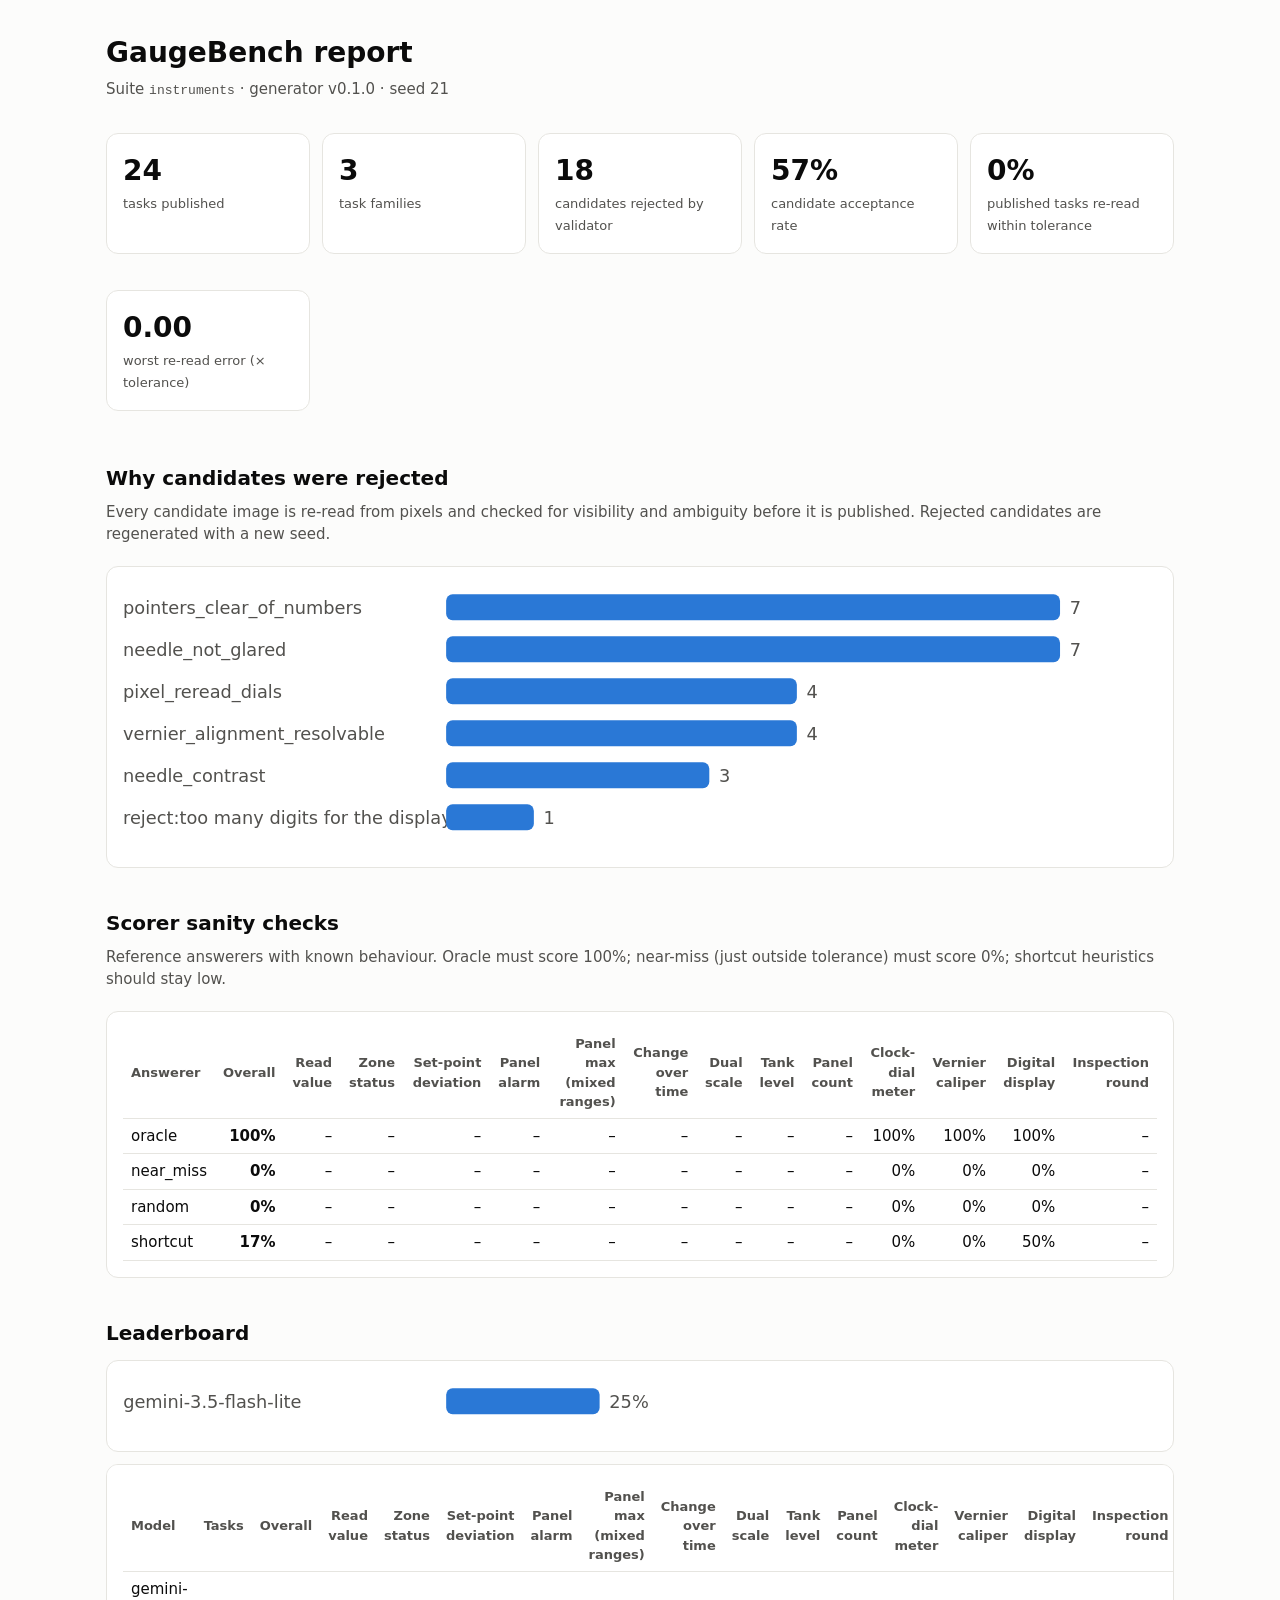
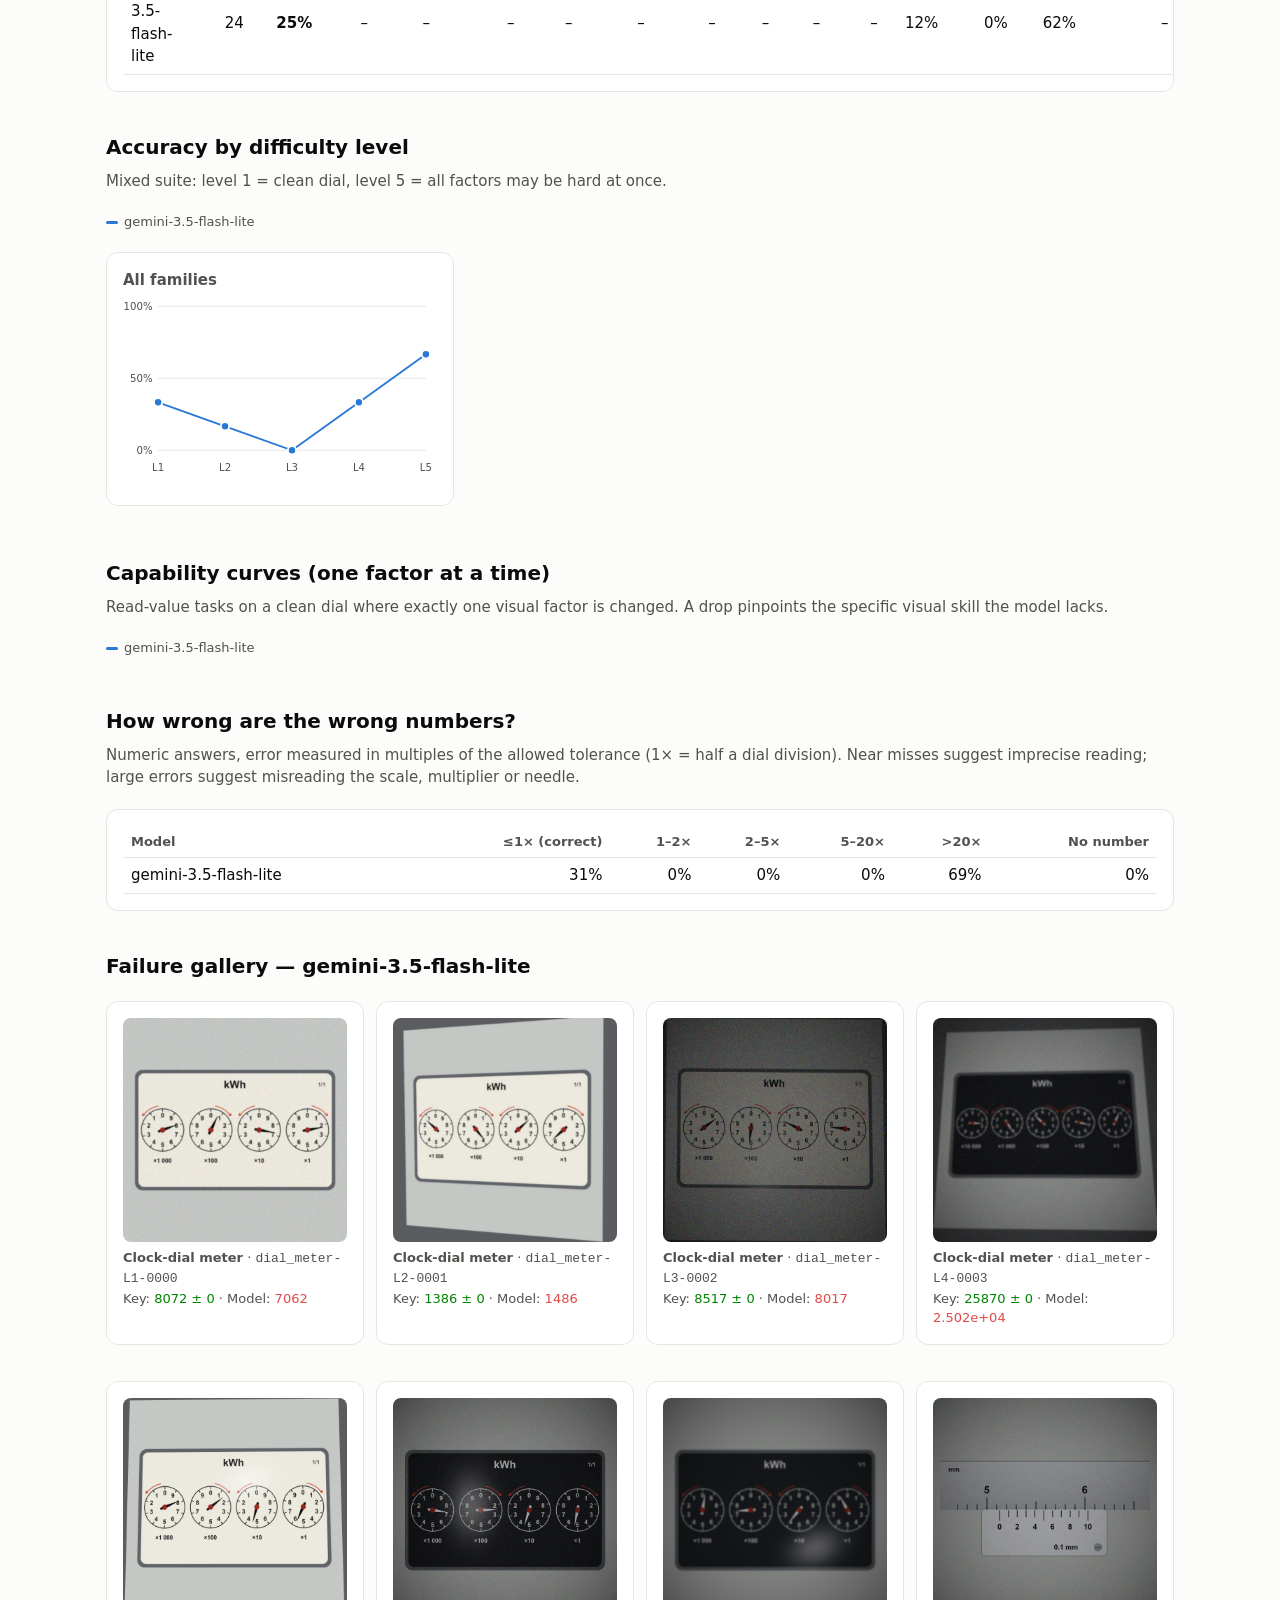
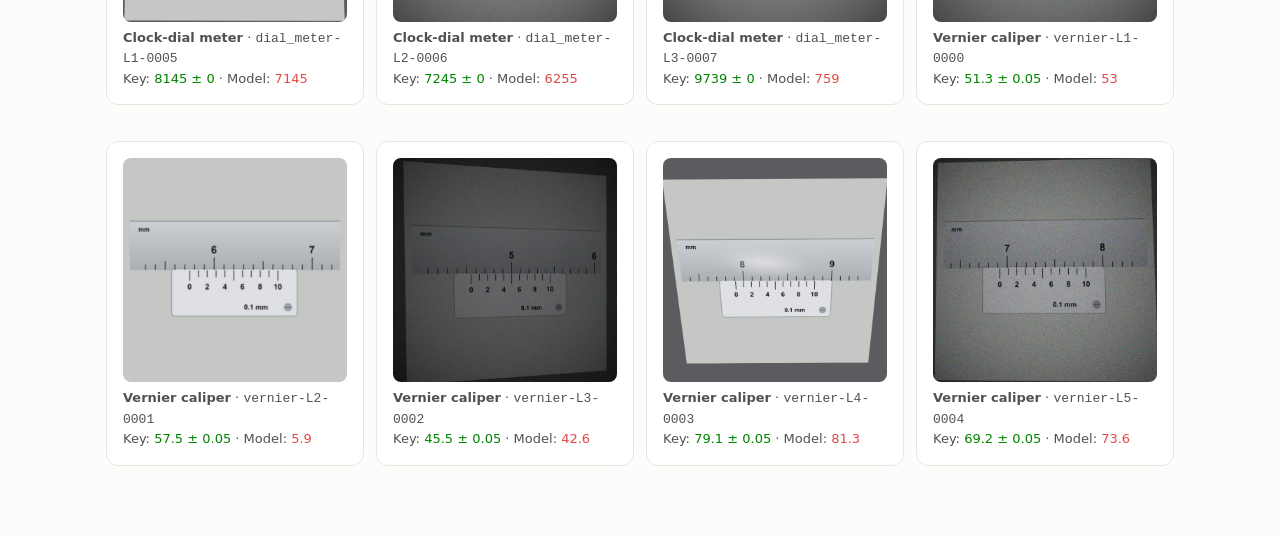
<file: runs/instruments/report.html>
<!doctype html><html lang=en><head><meta charset=utf-8><meta name=viewport content='width=device-width,initial-scale=1'><title>GaugeBench Report</title><style>
:root{--bg:#fcfcfb;--card:#ffffff;--ink:#0b0b0b;--ink2:#52514e;--muted:#8a8984;--grid:#e6e5e0;
--s1:#2a78d6;--s2:#eb6834;--s3:#1baf7a;--good:#008300;--bad:#e34948;color-scheme:light}
@media (prefers-color-scheme:dark){:root:not([data-theme=light]){--bg:#141413;--card:#1a1a19;--ink:#f0efec;
--ink2:#c3c2b7;--muted:#8f8e86;--grid:#2e2e2b;--s1:#3987e5;--s2:#d95926;--s3:#199e70;--good:#0ca30c;--bad:#e66767;color-scheme:dark}}
:root[data-theme=dark]{--bg:#141413;--card:#1a1a19;--ink:#f0efec;--ink2:#c3c2b7;--muted:#8f8e86;--grid:#2e2e2b;
--s1:#3987e5;--s2:#d95926;--s3:#199e70;--good:#0ca30c;--bad:#e66767;color-scheme:dark}
*{box-sizing:border-box}body{margin:0;background:var(--bg);color:var(--ink);font:15px/1.5 system-ui,-apple-system,Segoe UI,Roboto,sans-serif}
main{max-width:1100px;margin:0 auto;padding:32px 16px 64px}h1{font-size:28px;margin:0 0 4px}h2{font-size:20px;margin:40px 0 8px}
h3{font-size:15px;margin:0 0 6px;color:var(--ink2);font-weight:600}.sub{color:var(--ink2);margin:0 0 20px}
.card{background:var(--card);border:1px solid var(--grid);border-radius:12px;padding:16px;margin:12px 0}
.grid{display:grid;grid-template-columns:repeat(auto-fill,minmax(320px,1fr));gap:12px}
.tiles{display:grid;grid-template-columns:repeat(auto-fill,minmax(170px,1fr));gap:12px}
.tile b{display:block;font-size:28px;font-variant-numeric:tabular-nums}.tile span{color:var(--ink2);font-size:13px}
table{border-collapse:collapse;width:100%;font-variant-numeric:tabular-nums}th,td{padding:6px 8px;border-bottom:1px solid var(--grid);text-align:right}
th:first-child,td:first-child{text-align:left}th{color:var(--ink2);font-weight:600;font-size:13px}
.legend{display:flex;gap:16px;flex-wrap:wrap;font-size:13px;color:var(--ink2);margin:4px 0 8px}
.legend i{display:inline-block;width:12px;height:3px;border-radius:2px;margin-right:6px;vertical-align:middle}
svg text{fill:var(--ink2);font-size:11px}svg .ax{stroke:var(--grid)}.ok{color:var(--good)}.no{color:var(--bad)}
.gallery{display:grid;grid-template-columns:repeat(auto-fill,minmax(250px,1fr));gap:12px}
.gallery img{width:100%;border-radius:8px;display:block}.gallery p{margin:6px 0 0;font-size:13px;color:var(--ink2)}
.scroll{overflow-x:auto}code{font-size:13px}
</style></head><body><main>
<h1>GaugeBench report</h1>
<p class=sub>Suite <code>instruments</code> · generator v0.1.0 · seed 21</p>
<div class=tiles>
<div class='card tile'><b>24</b><span>tasks published</span></div>
<div class='card tile'><b>3</b><span>task families</span></div>
<div class='card tile'><b>18</b><span>candidates rejected by validator</span></div>
<div class='card tile'><b>57%</b><span>candidate acceptance rate</span></div>
<div class='card tile'><b>0%</b><span>published tasks re-read within tolerance</span></div>
<div class='card tile'><b>0.00</b><span>worst re-read error (× tolerance)</span></div>
</div>
<h2>Why candidates were rejected</h2><p class=sub>Every candidate image is re-read from pixels and checked for visibility and ambiguity before it is published. Rejected candidates are regenerated with a new seed.</p>
<div class=card><svg viewBox="0 0 640 162" width="100%" role="img"><text x="0" y="19">pointers_clear_of_numbers</text><rect x="200" y="7" width="380.0" height="16" rx="4" fill="var(--s1)"><title>pointers_clear_of_numbers: 7</title></rect><text x="586.0" y="19">7</text><text x="0" y="45">needle_not_glared</text><rect x="200" y="33" width="380.0" height="16" rx="4" fill="var(--s1)"><title>needle_not_glared: 7</title></rect><text x="586.0" y="45">7</text><text x="0" y="71">pixel_reread_dials</text><rect x="200" y="59" width="217.1" height="16" rx="4" fill="var(--s1)"><title>pixel_reread_dials: 4</title></rect><text x="423.1" y="71">4</text><text x="0" y="97">vernier_alignment_resolvable</text><rect x="200" y="85" width="217.1" height="16" rx="4" fill="var(--s1)"><title>vernier_alignment_resolvable: 4</title></rect><text x="423.1" y="97">4</text><text x="0" y="123">needle_contrast</text><rect x="200" y="111" width="162.9" height="16" rx="4" fill="var(--s1)"><title>needle_contrast: 3</title></rect><text x="368.9" y="123">3</text><text x="0" y="149">reject:too many digits for the display</text><rect x="200" y="137" width="54.3" height="16" rx="4" fill="var(--s1)"><title>reject:too many digits for the display: 1</title></rect><text x="260.3" y="149">1</text></svg></div>
<h2>Scorer sanity checks</h2><p class=sub>Reference answerers with known behaviour. Oracle must score 100%; near-miss (just outside tolerance) must score 0%; shortcut heuristics should stay low.</p>
<div class='card scroll'><table><tr><th>Answerer</th><th>Overall</th><th>Read value</th><th>Zone status</th><th>Set-point deviation</th><th>Panel alarm</th><th>Panel max (mixed ranges)</th><th>Change over time</th><th>Dual scale</th><th>Tank level</th><th>Panel count</th><th>Clock-dial meter</th><th>Vernier caliper</th><th>Digital display</th><th>Inspection round</th></tr>
<tr><td>oracle</td><td><b>100%</b></td><td>–</td><td>–</td><td>–</td><td>–</td><td>–</td><td>–</td><td>–</td><td>–</td><td>–</td><td>100%</td><td>100%</td><td>100%</td><td>–</td></tr>
<tr><td>near_miss</td><td><b>0%</b></td><td>–</td><td>–</td><td>–</td><td>–</td><td>–</td><td>–</td><td>–</td><td>–</td><td>–</td><td>0%</td><td>0%</td><td>0%</td><td>–</td></tr>
<tr><td>random</td><td><b>0%</b></td><td>–</td><td>–</td><td>–</td><td>–</td><td>–</td><td>–</td><td>–</td><td>–</td><td>–</td><td>0%</td><td>0%</td><td>0%</td><td>–</td></tr>
<tr><td>shortcut</td><td><b>17%</b></td><td>–</td><td>–</td><td>–</td><td>–</td><td>–</td><td>–</td><td>–</td><td>–</td><td>–</td><td>0%</td><td>0%</td><td>50%</td><td>–</td></tr>
</table></div>
<h2>Leaderboard</h2>
<div class=card><svg viewBox="0 0 640 32" width="100%" role="img"><text x="0" y="19">gemini-3.5-flash-lite</text><rect x="200" y="7" width="95.0" height="16" rx="4" fill="var(--s1)"><title>gemini-3.5-flash-lite: 25.0% of 24</title></rect><text x="301.0" y="19">25%</text></svg></div>
<div class='card scroll'><table><tr><th>Model</th><th>Tasks</th><th>Overall</th><th>Read value</th><th>Zone status</th><th>Set-point deviation</th><th>Panel alarm</th><th>Panel max (mixed ranges)</th><th>Change over time</th><th>Dual scale</th><th>Tank level</th><th>Panel count</th><th>Clock-dial meter</th><th>Vernier caliper</th><th>Digital display</th><th>Inspection round</th><th>Parse fails</th></tr>
<tr><td>gemini-3.5-flash-lite</td><td>24</td><td><b>25%</b></td><td>–</td><td>–</td><td>–</td><td>–</td><td>–</td><td>–</td><td>–</td><td>–</td><td>–</td><td>12%</td><td>0%</td><td>62%</td><td>–</td><td>0</td></tr>
</table></div>
<h2>Accuracy by difficulty level</h2><p class=sub>Mixed suite: level 1 = clean dial, level 5 = all factors may be hard at once.</p>
<div class=legend><span><i style="background:var(--s1)"></i>gemini-3.5-flash-lite</span></div>
<div class=grid><div class="card"><h3>All families</h3><svg viewBox="0 0 340 200" width="100%" role="img"><line class="ax" x1="38" x2="328" y1="166" y2="166"/><text x="32" y="170" text-anchor="end">0%</text><line class="ax" x1="38" x2="328" y1="88.0" y2="88.0"/><text x="32" y="92.0" text-anchor="end">50%</text><line class="ax" x1="38" x2="328" y1="10.0" y2="10.0"/><text x="32" y="14.0" text-anchor="end">100%</text><text x="38.0" y="188" text-anchor="middle">L1</text><text x="110.5" y="188" text-anchor="middle">L2</text><text x="183.0" y="188" text-anchor="middle">L3</text><text x="255.5" y="188" text-anchor="middle">L4</text><text x="328.0" y="188" text-anchor="middle">L5</text><polyline fill="none" stroke="var(--s1)" stroke-width="2" points="38.0,114.0 110.5,140.0 183.0,166.0 255.5,114.0 328.0,62.0"/><circle cx="38.0" cy="114.0" r="4.5" fill="var(--s1)" stroke="var(--card)" stroke-width="2"><title>gemini-3.5-flash-lite · L1: 33%</title></circle><circle cx="110.5" cy="140.0" r="4.5" fill="var(--s1)" stroke="var(--card)" stroke-width="2"><title>gemini-3.5-flash-lite · L2: 17%</title></circle><circle cx="183.0" cy="166.0" r="4.5" fill="var(--s1)" stroke="var(--card)" stroke-width="2"><title>gemini-3.5-flash-lite · L3: 0%</title></circle><circle cx="255.5" cy="114.0" r="4.5" fill="var(--s1)" stroke="var(--card)" stroke-width="2"><title>gemini-3.5-flash-lite · L4: 33%</title></circle><circle cx="328.0" cy="62.0" r="4.5" fill="var(--s1)" stroke="var(--card)" stroke-width="2"><title>gemini-3.5-flash-lite · L5: 67%</title></circle></svg></div></div>
<h2>Capability curves (one factor at a time)</h2><p class=sub>Read-value tasks on a clean dial where exactly one visual factor is changed. A drop pinpoints the specific visual skill the model lacks.</p>
<div class=legend><span><i style="background:var(--s1)"></i>gemini-3.5-flash-lite</span></div><div class=grid>
</div>
<h2>How wrong are the wrong numbers?</h2><p class=sub>Numeric answers, error measured in multiples of the allowed tolerance (1× = half a dial division). Near misses suggest imprecise reading; large errors suggest misreading the scale, multiplier or needle.</p><div class='card scroll'><table><tr><th>Model</th><th>≤1× (correct)</th><th>1–2×</th><th>2–5×</th><th>5–20×</th><th>&gt;20×</th><th>No number</th></tr>
<tr><td>gemini-3.5-flash-lite</td><td>31%</td><td>0%</td><td>0%</td><td>0%</td><td>69%</td><td>0%</td></tr>
</table></div>
<h2>Failure gallery — gemini-3.5-flash-lite</h2><div class=gallery>
<div class=card><img loading=lazy src='tasks/dial_meter-L1-0000/image.png' alt='dial_meter-L1-0000'><p><b>Clock-dial meter</b> · <code>dial_meter-L1-0000</code><br>Key: <span class=ok>8072 ± 0</span> · Model: <span class=no>7062</span></p></div>
<div class=card><img loading=lazy src='tasks/dial_meter-L2-0001/image.png' alt='dial_meter-L2-0001'><p><b>Clock-dial meter</b> · <code>dial_meter-L2-0001</code><br>Key: <span class=ok>1386 ± 0</span> · Model: <span class=no>1486</span></p></div>
<div class=card><img loading=lazy src='tasks/dial_meter-L3-0002/image.png' alt='dial_meter-L3-0002'><p><b>Clock-dial meter</b> · <code>dial_meter-L3-0002</code><br>Key: <span class=ok>8517 ± 0</span> · Model: <span class=no>8017</span></p></div>
<div class=card><img loading=lazy src='tasks/dial_meter-L4-0003/image.png' alt='dial_meter-L4-0003'><p><b>Clock-dial meter</b> · <code>dial_meter-L4-0003</code><br>Key: <span class=ok>25870 ± 0</span> · Model: <span class=no>2.502e+04</span></p></div>
<div class=card><img loading=lazy src='tasks/dial_meter-L1-0005/image.png' alt='dial_meter-L1-0005'><p><b>Clock-dial meter</b> · <code>dial_meter-L1-0005</code><br>Key: <span class=ok>8145 ± 0</span> · Model: <span class=no>7145</span></p></div>
<div class=card><img loading=lazy src='tasks/dial_meter-L2-0006/image.png' alt='dial_meter-L2-0006'><p><b>Clock-dial meter</b> · <code>dial_meter-L2-0006</code><br>Key: <span class=ok>7245 ± 0</span> · Model: <span class=no>6255</span></p></div>
<div class=card><img loading=lazy src='tasks/dial_meter-L3-0007/image.png' alt='dial_meter-L3-0007'><p><b>Clock-dial meter</b> · <code>dial_meter-L3-0007</code><br>Key: <span class=ok>9739 ± 0</span> · Model: <span class=no>759</span></p></div>
<div class=card><img loading=lazy src='tasks/vernier-L1-0000/image.png' alt='vernier-L1-0000'><p><b>Vernier caliper</b> · <code>vernier-L1-0000</code><br>Key: <span class=ok>51.3 ± 0.05</span> · Model: <span class=no>53</span></p></div>
<div class=card><img loading=lazy src='tasks/vernier-L2-0001/image.png' alt='vernier-L2-0001'><p><b>Vernier caliper</b> · <code>vernier-L2-0001</code><br>Key: <span class=ok>57.5 ± 0.05</span> · Model: <span class=no>5.9</span></p></div>
<div class=card><img loading=lazy src='tasks/vernier-L3-0002/image.png' alt='vernier-L3-0002'><p><b>Vernier caliper</b> · <code>vernier-L3-0002</code><br>Key: <span class=ok>45.5 ± 0.05</span> · Model: <span class=no>42.6</span></p></div>
<div class=card><img loading=lazy src='tasks/vernier-L4-0003/image.png' alt='vernier-L4-0003'><p><b>Vernier caliper</b> · <code>vernier-L4-0003</code><br>Key: <span class=ok>79.1 ± 0.05</span> · Model: <span class=no>81.3</span></p></div>
<div class=card><img loading=lazy src='tasks/vernier-L5-0004/image.png' alt='vernier-L5-0004'><p><b>Vernier caliper</b> · <code>vernier-L5-0004</code><br>Key: <span class=ok>69.2 ± 0.05</span> · Model: <span class=no>73.6</span></p></div>
</div>
</main></body></html>
</file>
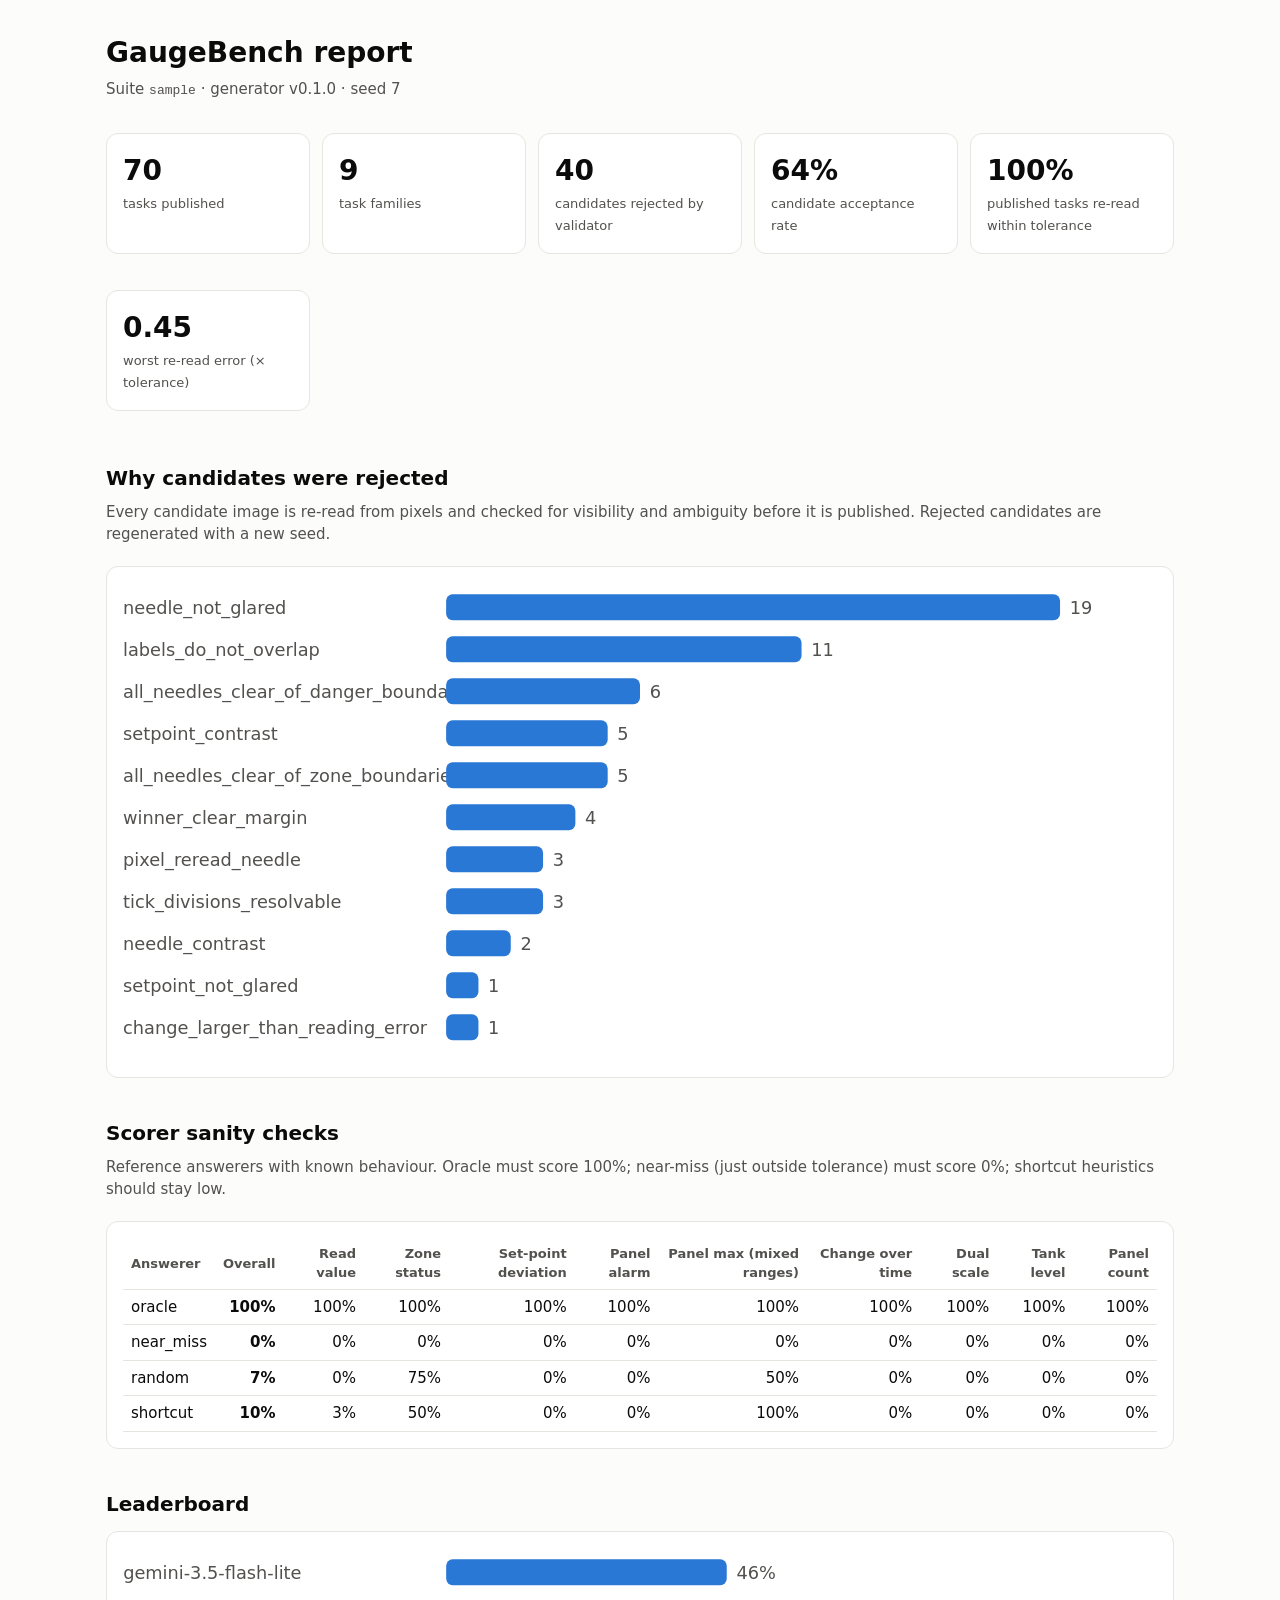
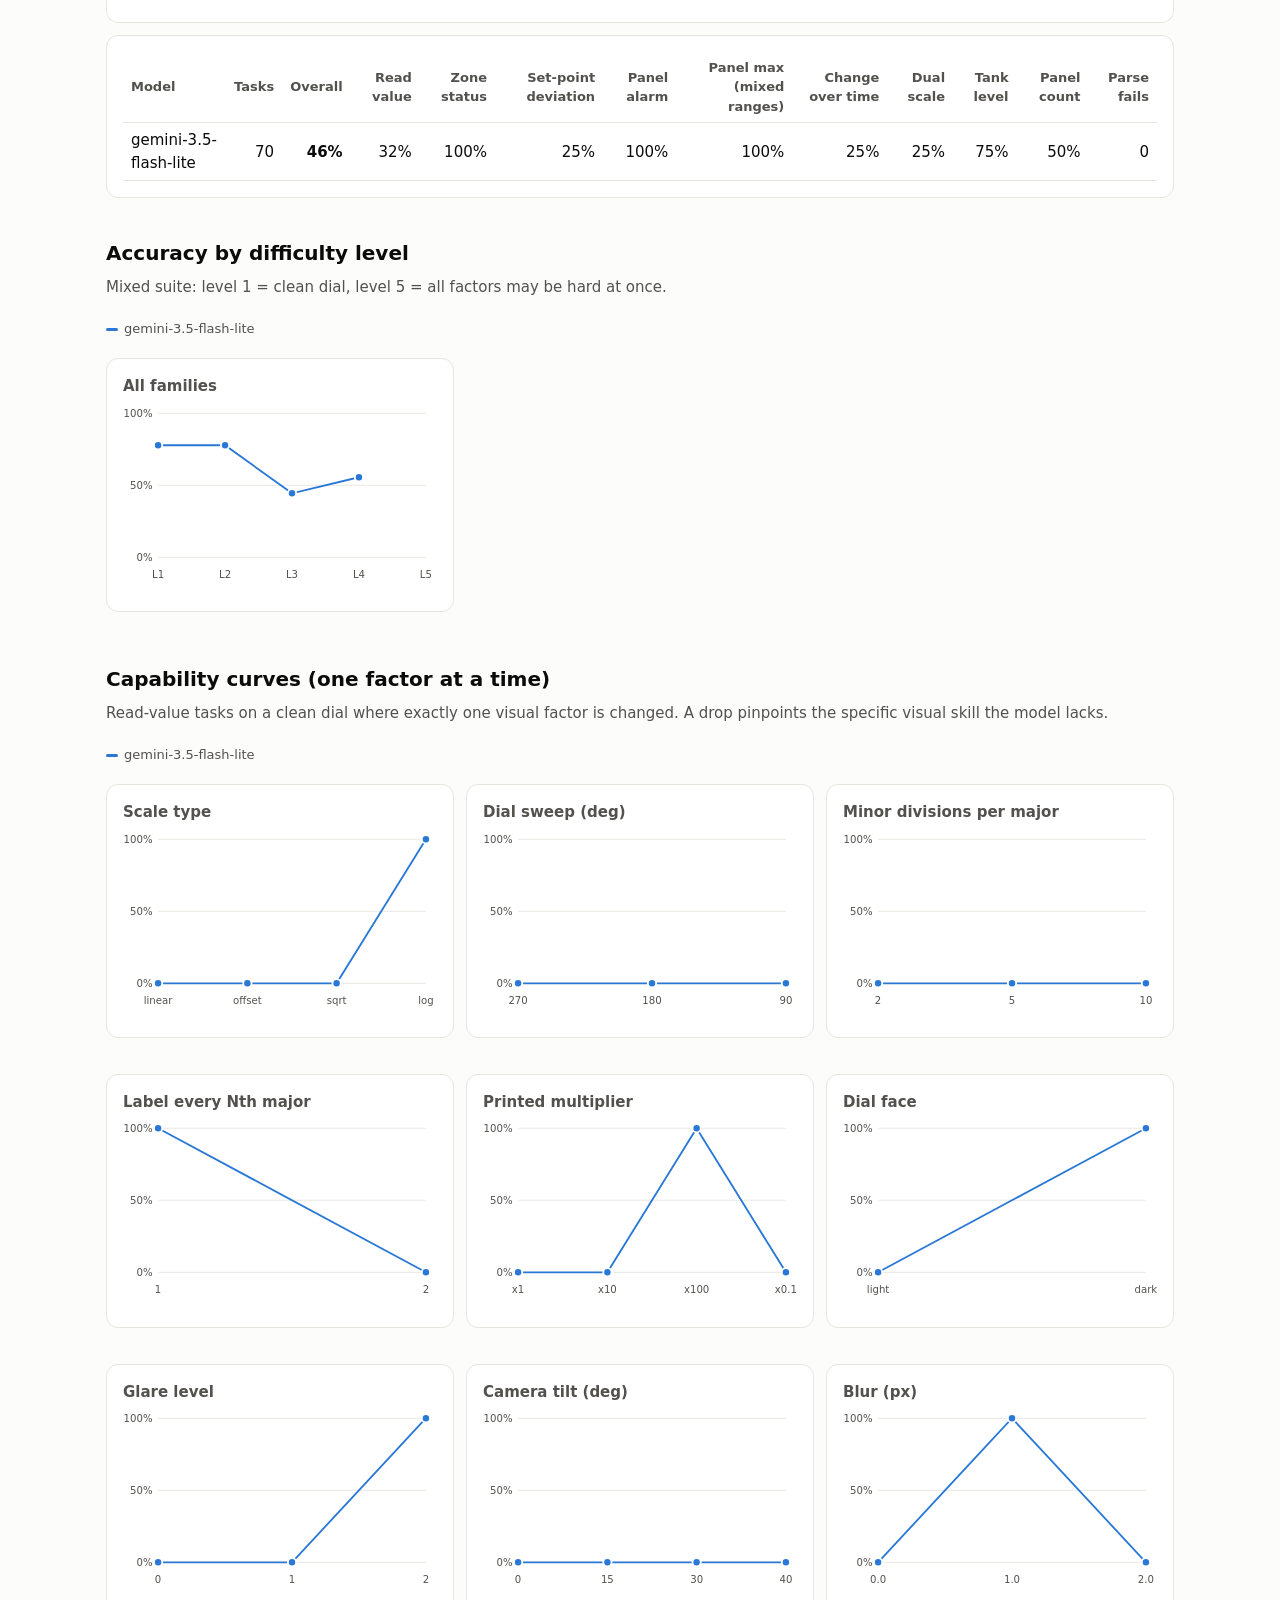
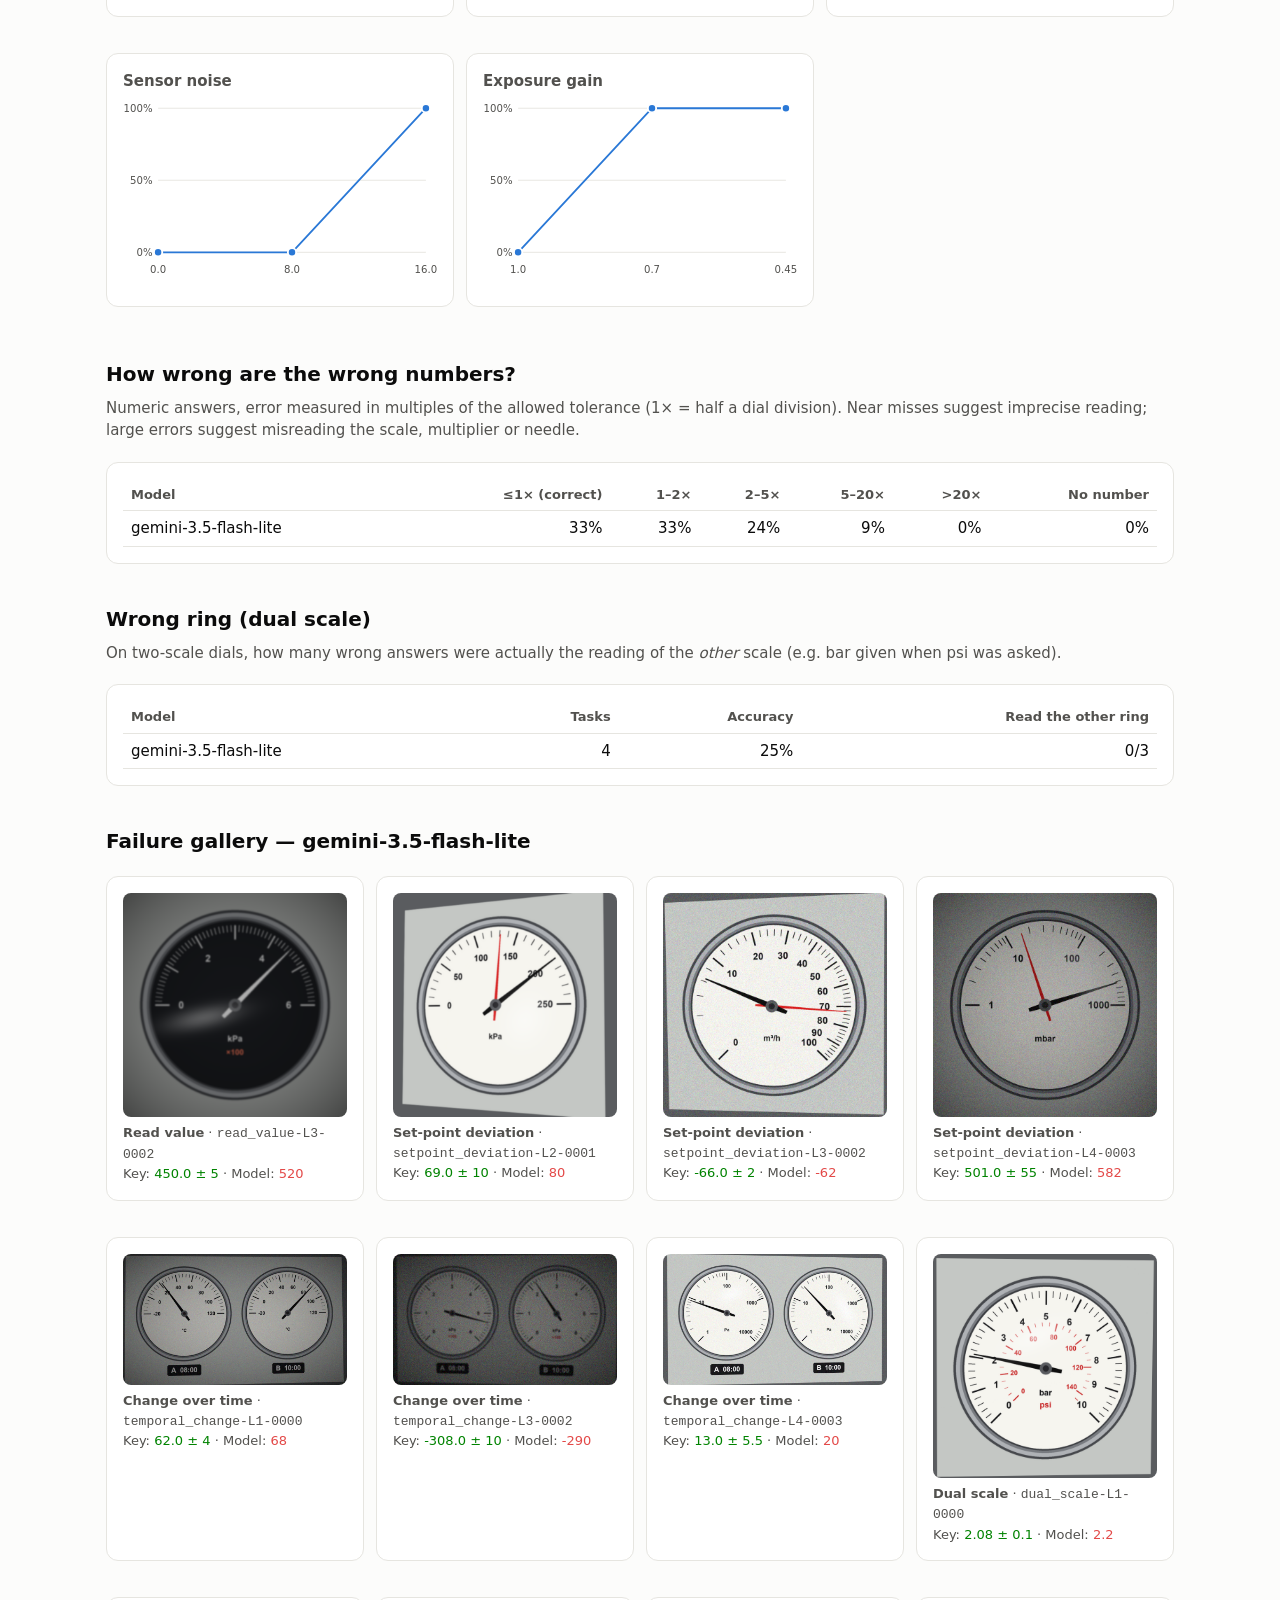
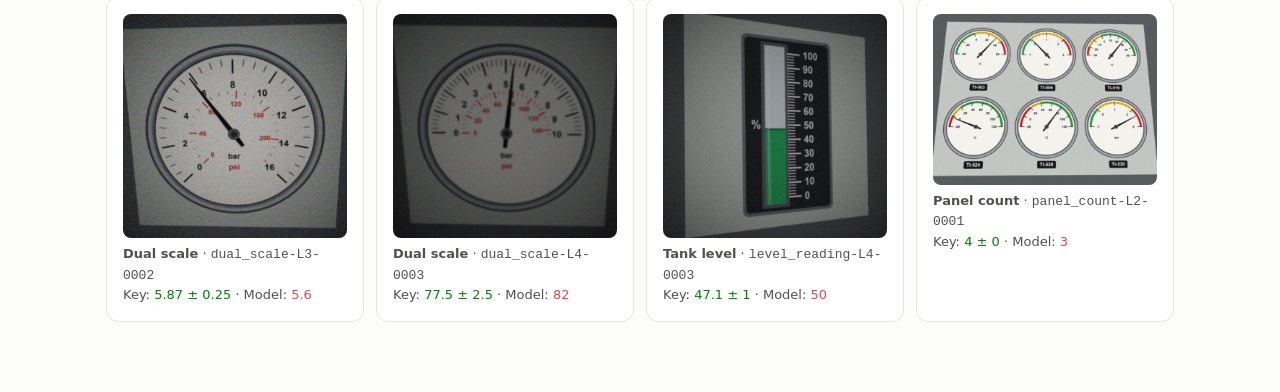
<file: runs/sample/report.html>
<!doctype html><html lang=en><head><meta charset=utf-8><meta name=viewport content='width=device-width,initial-scale=1'><title>GaugeBench Report</title><style>
:root{--bg:#fcfcfb;--card:#ffffff;--ink:#0b0b0b;--ink2:#52514e;--muted:#8a8984;--grid:#e6e5e0;
--s1:#2a78d6;--s2:#eb6834;--s3:#1baf7a;--good:#008300;--bad:#e34948;color-scheme:light}
@media (prefers-color-scheme:dark){:root:not([data-theme=light]){--bg:#141413;--card:#1a1a19;--ink:#f0efec;
--ink2:#c3c2b7;--muted:#8f8e86;--grid:#2e2e2b;--s1:#3987e5;--s2:#d95926;--s3:#199e70;--good:#0ca30c;--bad:#e66767;color-scheme:dark}}
:root[data-theme=dark]{--bg:#141413;--card:#1a1a19;--ink:#f0efec;--ink2:#c3c2b7;--muted:#8f8e86;--grid:#2e2e2b;
--s1:#3987e5;--s2:#d95926;--s3:#199e70;--good:#0ca30c;--bad:#e66767;color-scheme:dark}
*{box-sizing:border-box}body{margin:0;background:var(--bg);color:var(--ink);font:15px/1.5 system-ui,-apple-system,Segoe UI,Roboto,sans-serif}
main{max-width:1100px;margin:0 auto;padding:32px 16px 64px}h1{font-size:28px;margin:0 0 4px}h2{font-size:20px;margin:40px 0 8px}
h3{font-size:15px;margin:0 0 6px;color:var(--ink2);font-weight:600}.sub{color:var(--ink2);margin:0 0 20px}
.card{background:var(--card);border:1px solid var(--grid);border-radius:12px;padding:16px;margin:12px 0}
.grid{display:grid;grid-template-columns:repeat(auto-fill,minmax(320px,1fr));gap:12px}
.tiles{display:grid;grid-template-columns:repeat(auto-fill,minmax(170px,1fr));gap:12px}
.tile b{display:block;font-size:28px;font-variant-numeric:tabular-nums}.tile span{color:var(--ink2);font-size:13px}
table{border-collapse:collapse;width:100%;font-variant-numeric:tabular-nums}th,td{padding:6px 8px;border-bottom:1px solid var(--grid);text-align:right}
th:first-child,td:first-child{text-align:left}th{color:var(--ink2);font-weight:600;font-size:13px}
.legend{display:flex;gap:16px;flex-wrap:wrap;font-size:13px;color:var(--ink2);margin:4px 0 8px}
.legend i{display:inline-block;width:12px;height:3px;border-radius:2px;margin-right:6px;vertical-align:middle}
svg text{fill:var(--ink2);font-size:11px}svg .ax{stroke:var(--grid)}.ok{color:var(--good)}.no{color:var(--bad)}
.gallery{display:grid;grid-template-columns:repeat(auto-fill,minmax(250px,1fr));gap:12px}
.gallery img{width:100%;border-radius:8px;display:block}.gallery p{margin:6px 0 0;font-size:13px;color:var(--ink2)}
.scroll{overflow-x:auto}code{font-size:13px}
</style></head><body><main>
<h1>GaugeBench report</h1>
<p class=sub>Suite <code>sample</code> · generator v0.1.0 · seed 7</p>
<div class=tiles>
<div class='card tile'><b>70</b><span>tasks published</span></div>
<div class='card tile'><b>9</b><span>task families</span></div>
<div class='card tile'><b>40</b><span>candidates rejected by validator</span></div>
<div class='card tile'><b>64%</b><span>candidate acceptance rate</span></div>
<div class='card tile'><b>100%</b><span>published tasks re-read within tolerance</span></div>
<div class='card tile'><b>0.45</b><span>worst re-read error (× tolerance)</span></div>
</div>
<h2>Why candidates were rejected</h2><p class=sub>Every candidate image is re-read from pixels and checked for visibility and ambiguity before it is published. Rejected candidates are regenerated with a new seed.</p>
<div class=card><svg viewBox="0 0 640 292" width="100%" role="img"><text x="0" y="19">needle_not_glared</text><rect x="200" y="7" width="380.0" height="16" rx="4" fill="var(--s1)"><title>needle_not_glared: 19</title></rect><text x="586.0" y="19">19</text><text x="0" y="45">labels_do_not_overlap</text><rect x="200" y="33" width="220.0" height="16" rx="4" fill="var(--s1)"><title>labels_do_not_overlap: 11</title></rect><text x="426.0" y="45">11</text><text x="0" y="71">all_needles_clear_of_danger_boundary</text><rect x="200" y="59" width="120.0" height="16" rx="4" fill="var(--s1)"><title>all_needles_clear_of_danger_boundary: 6</title></rect><text x="326.0" y="71">6</text><text x="0" y="97">setpoint_contrast</text><rect x="200" y="85" width="100.0" height="16" rx="4" fill="var(--s1)"><title>setpoint_contrast: 5</title></rect><text x="306.0" y="97">5</text><text x="0" y="123">all_needles_clear_of_zone_boundaries</text><rect x="200" y="111" width="100.0" height="16" rx="4" fill="var(--s1)"><title>all_needles_clear_of_zone_boundaries: 5</title></rect><text x="306.0" y="123">5</text><text x="0" y="149">winner_clear_margin</text><rect x="200" y="137" width="80.0" height="16" rx="4" fill="var(--s1)"><title>winner_clear_margin: 4</title></rect><text x="286.0" y="149">4</text><text x="0" y="175">pixel_reread_needle</text><rect x="200" y="163" width="60.0" height="16" rx="4" fill="var(--s1)"><title>pixel_reread_needle: 3</title></rect><text x="266.0" y="175">3</text><text x="0" y="201">tick_divisions_resolvable</text><rect x="200" y="189" width="60.0" height="16" rx="4" fill="var(--s1)"><title>tick_divisions_resolvable: 3</title></rect><text x="266.0" y="201">3</text><text x="0" y="227">needle_contrast</text><rect x="200" y="215" width="40.0" height="16" rx="4" fill="var(--s1)"><title>needle_contrast: 2</title></rect><text x="246.0" y="227">2</text><text x="0" y="253">setpoint_not_glared</text><rect x="200" y="241" width="20.0" height="16" rx="4" fill="var(--s1)"><title>setpoint_not_glared: 1</title></rect><text x="226.0" y="253">1</text><text x="0" y="279">change_larger_than_reading_error</text><rect x="200" y="267" width="20.0" height="16" rx="4" fill="var(--s1)"><title>change_larger_than_reading_error: 1</title></rect><text x="226.0" y="279">1</text></svg></div>
<h2>Scorer sanity checks</h2><p class=sub>Reference answerers with known behaviour. Oracle must score 100%; near-miss (just outside tolerance) must score 0%; shortcut heuristics should stay low.</p>
<div class='card scroll'><table><tr><th>Answerer</th><th>Overall</th><th>Read value</th><th>Zone status</th><th>Set-point deviation</th><th>Panel alarm</th><th>Panel max (mixed ranges)</th><th>Change over time</th><th>Dual scale</th><th>Tank level</th><th>Panel count</th></tr>
<tr><td>oracle</td><td><b>100%</b></td><td>100%</td><td>100%</td><td>100%</td><td>100%</td><td>100%</td><td>100%</td><td>100%</td><td>100%</td><td>100%</td></tr>
<tr><td>near_miss</td><td><b>0%</b></td><td>0%</td><td>0%</td><td>0%</td><td>0%</td><td>0%</td><td>0%</td><td>0%</td><td>0%</td><td>0%</td></tr>
<tr><td>random</td><td><b>7%</b></td><td>0%</td><td>75%</td><td>0%</td><td>0%</td><td>50%</td><td>0%</td><td>0%</td><td>0%</td><td>0%</td></tr>
<tr><td>shortcut</td><td><b>10%</b></td><td>3%</td><td>50%</td><td>0%</td><td>0%</td><td>100%</td><td>0%</td><td>0%</td><td>0%</td><td>0%</td></tr>
</table></div>
<h2>Leaderboard</h2>
<div class=card><svg viewBox="0 0 640 32" width="100%" role="img"><text x="0" y="19">gemini-3.5-flash-lite</text><rect x="200" y="7" width="173.7" height="16" rx="4" fill="var(--s1)"><title>gemini-3.5-flash-lite: 45.7% of 70</title></rect><text x="379.7" y="19">46%</text></svg></div>
<div class='card scroll'><table><tr><th>Model</th><th>Tasks</th><th>Overall</th><th>Read value</th><th>Zone status</th><th>Set-point deviation</th><th>Panel alarm</th><th>Panel max (mixed ranges)</th><th>Change over time</th><th>Dual scale</th><th>Tank level</th><th>Panel count</th><th>Parse fails</th></tr>
<tr><td>gemini-3.5-flash-lite</td><td>70</td><td><b>46%</b></td><td>32%</td><td>100%</td><td>25%</td><td>100%</td><td>100%</td><td>25%</td><td>25%</td><td>75%</td><td>50%</td><td>0</td></tr>
</table></div>
<h2>Accuracy by difficulty level</h2><p class=sub>Mixed suite: level 1 = clean dial, level 5 = all factors may be hard at once.</p>
<div class=legend><span><i style="background:var(--s1)"></i>gemini-3.5-flash-lite</span></div>
<div class=grid><div class="card"><h3>All families</h3><svg viewBox="0 0 340 200" width="100%" role="img"><line class="ax" x1="38" x2="328" y1="166" y2="166"/><text x="32" y="170" text-anchor="end">0%</text><line class="ax" x1="38" x2="328" y1="88.0" y2="88.0"/><text x="32" y="92.0" text-anchor="end">50%</text><line class="ax" x1="38" x2="328" y1="10.0" y2="10.0"/><text x="32" y="14.0" text-anchor="end">100%</text><text x="38.0" y="188" text-anchor="middle">L1</text><text x="110.5" y="188" text-anchor="middle">L2</text><text x="183.0" y="188" text-anchor="middle">L3</text><text x="255.5" y="188" text-anchor="middle">L4</text><text x="328.0" y="188" text-anchor="middle">L5</text><polyline fill="none" stroke="var(--s1)" stroke-width="2" points="38.0,44.7 110.5,44.7 183.0,96.7 255.5,79.3"/><circle cx="38.0" cy="44.7" r="4.5" fill="var(--s1)" stroke="var(--card)" stroke-width="2"><title>gemini-3.5-flash-lite · L1: 78%</title></circle><circle cx="110.5" cy="44.7" r="4.5" fill="var(--s1)" stroke="var(--card)" stroke-width="2"><title>gemini-3.5-flash-lite · L2: 78%</title></circle><circle cx="183.0" cy="96.7" r="4.5" fill="var(--s1)" stroke="var(--card)" stroke-width="2"><title>gemini-3.5-flash-lite · L3: 44%</title></circle><circle cx="255.5" cy="79.3" r="4.5" fill="var(--s1)" stroke="var(--card)" stroke-width="2"><title>gemini-3.5-flash-lite · L4: 56%</title></circle></svg></div></div>
<h2>Capability curves (one factor at a time)</h2><p class=sub>Read-value tasks on a clean dial where exactly one visual factor is changed. A drop pinpoints the specific visual skill the model lacks.</p>
<div class=legend><span><i style="background:var(--s1)"></i>gemini-3.5-flash-lite</span></div><div class=grid>
<div class="card"><h3>Scale type</h3><svg viewBox="0 0 340 200" width="100%" role="img"><line class="ax" x1="38" x2="328" y1="166" y2="166"/><text x="32" y="170" text-anchor="end">0%</text><line class="ax" x1="38" x2="328" y1="88.0" y2="88.0"/><text x="32" y="92.0" text-anchor="end">50%</text><line class="ax" x1="38" x2="328" y1="10.0" y2="10.0"/><text x="32" y="14.0" text-anchor="end">100%</text><text x="38.0" y="188" text-anchor="middle">linear</text><text x="134.66666666666669" y="188" text-anchor="middle">offset</text><text x="231.33333333333334" y="188" text-anchor="middle">sqrt</text><text x="328.0" y="188" text-anchor="middle">log</text><polyline fill="none" stroke="var(--s1)" stroke-width="2" points="38.0,166.0 134.7,166.0 231.3,166.0 328.0,10.0"/><circle cx="38.0" cy="166.0" r="4.5" fill="var(--s1)" stroke="var(--card)" stroke-width="2"><title>gemini-3.5-flash-lite · linear: 0%</title></circle><circle cx="134.7" cy="166.0" r="4.5" fill="var(--s1)" stroke="var(--card)" stroke-width="2"><title>gemini-3.5-flash-lite · offset: 0%</title></circle><circle cx="231.3" cy="166.0" r="4.5" fill="var(--s1)" stroke="var(--card)" stroke-width="2"><title>gemini-3.5-flash-lite · sqrt: 0%</title></circle><circle cx="328.0" cy="10.0" r="4.5" fill="var(--s1)" stroke="var(--card)" stroke-width="2"><title>gemini-3.5-flash-lite · log: 100%</title></circle></svg></div>
<div class="card"><h3>Dial sweep (deg)</h3><svg viewBox="0 0 340 200" width="100%" role="img"><line class="ax" x1="38" x2="328" y1="166" y2="166"/><text x="32" y="170" text-anchor="end">0%</text><line class="ax" x1="38" x2="328" y1="88.0" y2="88.0"/><text x="32" y="92.0" text-anchor="end">50%</text><line class="ax" x1="38" x2="328" y1="10.0" y2="10.0"/><text x="32" y="14.0" text-anchor="end">100%</text><text x="38.0" y="188" text-anchor="middle">270</text><text x="183.0" y="188" text-anchor="middle">180</text><text x="328.0" y="188" text-anchor="middle">90</text><polyline fill="none" stroke="var(--s1)" stroke-width="2" points="38.0,166.0 183.0,166.0 328.0,166.0"/><circle cx="38.0" cy="166.0" r="4.5" fill="var(--s1)" stroke="var(--card)" stroke-width="2"><title>gemini-3.5-flash-lite · 270: 0%</title></circle><circle cx="183.0" cy="166.0" r="4.5" fill="var(--s1)" stroke="var(--card)" stroke-width="2"><title>gemini-3.5-flash-lite · 180: 0%</title></circle><circle cx="328.0" cy="166.0" r="4.5" fill="var(--s1)" stroke="var(--card)" stroke-width="2"><title>gemini-3.5-flash-lite · 90: 0%</title></circle></svg></div>
<div class="card"><h3>Minor divisions per major</h3><svg viewBox="0 0 340 200" width="100%" role="img"><line class="ax" x1="38" x2="328" y1="166" y2="166"/><text x="32" y="170" text-anchor="end">0%</text><line class="ax" x1="38" x2="328" y1="88.0" y2="88.0"/><text x="32" y="92.0" text-anchor="end">50%</text><line class="ax" x1="38" x2="328" y1="10.0" y2="10.0"/><text x="32" y="14.0" text-anchor="end">100%</text><text x="38.0" y="188" text-anchor="middle">2</text><text x="183.0" y="188" text-anchor="middle">5</text><text x="328.0" y="188" text-anchor="middle">10</text><polyline fill="none" stroke="var(--s1)" stroke-width="2" points="38.0,166.0 183.0,166.0 328.0,166.0"/><circle cx="38.0" cy="166.0" r="4.5" fill="var(--s1)" stroke="var(--card)" stroke-width="2"><title>gemini-3.5-flash-lite · 2: 0%</title></circle><circle cx="183.0" cy="166.0" r="4.5" fill="var(--s1)" stroke="var(--card)" stroke-width="2"><title>gemini-3.5-flash-lite · 5: 0%</title></circle><circle cx="328.0" cy="166.0" r="4.5" fill="var(--s1)" stroke="var(--card)" stroke-width="2"><title>gemini-3.5-flash-lite · 10: 0%</title></circle></svg></div>
<div class="card"><h3>Label every Nth major</h3><svg viewBox="0 0 340 200" width="100%" role="img"><line class="ax" x1="38" x2="328" y1="166" y2="166"/><text x="32" y="170" text-anchor="end">0%</text><line class="ax" x1="38" x2="328" y1="88.0" y2="88.0"/><text x="32" y="92.0" text-anchor="end">50%</text><line class="ax" x1="38" x2="328" y1="10.0" y2="10.0"/><text x="32" y="14.0" text-anchor="end">100%</text><text x="38.0" y="188" text-anchor="middle">1</text><text x="328.0" y="188" text-anchor="middle">2</text><polyline fill="none" stroke="var(--s1)" stroke-width="2" points="38.0,10.0 328.0,166.0"/><circle cx="38.0" cy="10.0" r="4.5" fill="var(--s1)" stroke="var(--card)" stroke-width="2"><title>gemini-3.5-flash-lite · 1: 100%</title></circle><circle cx="328.0" cy="166.0" r="4.5" fill="var(--s1)" stroke="var(--card)" stroke-width="2"><title>gemini-3.5-flash-lite · 2: 0%</title></circle></svg></div>
<div class="card"><h3>Printed multiplier</h3><svg viewBox="0 0 340 200" width="100%" role="img"><line class="ax" x1="38" x2="328" y1="166" y2="166"/><text x="32" y="170" text-anchor="end">0%</text><line class="ax" x1="38" x2="328" y1="88.0" y2="88.0"/><text x="32" y="92.0" text-anchor="end">50%</text><line class="ax" x1="38" x2="328" y1="10.0" y2="10.0"/><text x="32" y="14.0" text-anchor="end">100%</text><text x="38.0" y="188" text-anchor="middle">x1</text><text x="134.66666666666669" y="188" text-anchor="middle">x10</text><text x="231.33333333333334" y="188" text-anchor="middle">x100</text><text x="328.0" y="188" text-anchor="middle">x0.1</text><polyline fill="none" stroke="var(--s1)" stroke-width="2" points="38.0,166.0 134.7,166.0 231.3,10.0 328.0,166.0"/><circle cx="38.0" cy="166.0" r="4.5" fill="var(--s1)" stroke="var(--card)" stroke-width="2"><title>gemini-3.5-flash-lite · x1: 0%</title></circle><circle cx="134.7" cy="166.0" r="4.5" fill="var(--s1)" stroke="var(--card)" stroke-width="2"><title>gemini-3.5-flash-lite · x10: 0%</title></circle><circle cx="231.3" cy="10.0" r="4.5" fill="var(--s1)" stroke="var(--card)" stroke-width="2"><title>gemini-3.5-flash-lite · x100: 100%</title></circle><circle cx="328.0" cy="166.0" r="4.5" fill="var(--s1)" stroke="var(--card)" stroke-width="2"><title>gemini-3.5-flash-lite · x0.1: 0%</title></circle></svg></div>
<div class="card"><h3>Dial face</h3><svg viewBox="0 0 340 200" width="100%" role="img"><line class="ax" x1="38" x2="328" y1="166" y2="166"/><text x="32" y="170" text-anchor="end">0%</text><line class="ax" x1="38" x2="328" y1="88.0" y2="88.0"/><text x="32" y="92.0" text-anchor="end">50%</text><line class="ax" x1="38" x2="328" y1="10.0" y2="10.0"/><text x="32" y="14.0" text-anchor="end">100%</text><text x="38.0" y="188" text-anchor="middle">light</text><text x="328.0" y="188" text-anchor="middle">dark</text><polyline fill="none" stroke="var(--s1)" stroke-width="2" points="38.0,166.0 328.0,10.0"/><circle cx="38.0" cy="166.0" r="4.5" fill="var(--s1)" stroke="var(--card)" stroke-width="2"><title>gemini-3.5-flash-lite · light: 0%</title></circle><circle cx="328.0" cy="10.0" r="4.5" fill="var(--s1)" stroke="var(--card)" stroke-width="2"><title>gemini-3.5-flash-lite · dark: 100%</title></circle></svg></div>
<div class="card"><h3>Glare level</h3><svg viewBox="0 0 340 200" width="100%" role="img"><line class="ax" x1="38" x2="328" y1="166" y2="166"/><text x="32" y="170" text-anchor="end">0%</text><line class="ax" x1="38" x2="328" y1="88.0" y2="88.0"/><text x="32" y="92.0" text-anchor="end">50%</text><line class="ax" x1="38" x2="328" y1="10.0" y2="10.0"/><text x="32" y="14.0" text-anchor="end">100%</text><text x="38.0" y="188" text-anchor="middle">0</text><text x="183.0" y="188" text-anchor="middle">1</text><text x="328.0" y="188" text-anchor="middle">2</text><polyline fill="none" stroke="var(--s1)" stroke-width="2" points="38.0,166.0 183.0,166.0 328.0,10.0"/><circle cx="38.0" cy="166.0" r="4.5" fill="var(--s1)" stroke="var(--card)" stroke-width="2"><title>gemini-3.5-flash-lite · 0: 0%</title></circle><circle cx="183.0" cy="166.0" r="4.5" fill="var(--s1)" stroke="var(--card)" stroke-width="2"><title>gemini-3.5-flash-lite · 1: 0%</title></circle><circle cx="328.0" cy="10.0" r="4.5" fill="var(--s1)" stroke="var(--card)" stroke-width="2"><title>gemini-3.5-flash-lite · 2: 100%</title></circle></svg></div>
<div class="card"><h3>Camera tilt (deg)</h3><svg viewBox="0 0 340 200" width="100%" role="img"><line class="ax" x1="38" x2="328" y1="166" y2="166"/><text x="32" y="170" text-anchor="end">0%</text><line class="ax" x1="38" x2="328" y1="88.0" y2="88.0"/><text x="32" y="92.0" text-anchor="end">50%</text><line class="ax" x1="38" x2="328" y1="10.0" y2="10.0"/><text x="32" y="14.0" text-anchor="end">100%</text><text x="38.0" y="188" text-anchor="middle">0</text><text x="134.66666666666669" y="188" text-anchor="middle">15</text><text x="231.33333333333334" y="188" text-anchor="middle">30</text><text x="328.0" y="188" text-anchor="middle">40</text><polyline fill="none" stroke="var(--s1)" stroke-width="2" points="38.0,166.0 134.7,166.0 231.3,166.0 328.0,166.0"/><circle cx="38.0" cy="166.0" r="4.5" fill="var(--s1)" stroke="var(--card)" stroke-width="2"><title>gemini-3.5-flash-lite · 0: 0%</title></circle><circle cx="134.7" cy="166.0" r="4.5" fill="var(--s1)" stroke="var(--card)" stroke-width="2"><title>gemini-3.5-flash-lite · 15: 0%</title></circle><circle cx="231.3" cy="166.0" r="4.5" fill="var(--s1)" stroke="var(--card)" stroke-width="2"><title>gemini-3.5-flash-lite · 30: 0%</title></circle><circle cx="328.0" cy="166.0" r="4.5" fill="var(--s1)" stroke="var(--card)" stroke-width="2"><title>gemini-3.5-flash-lite · 40: 0%</title></circle></svg></div>
<div class="card"><h3>Blur (px)</h3><svg viewBox="0 0 340 200" width="100%" role="img"><line class="ax" x1="38" x2="328" y1="166" y2="166"/><text x="32" y="170" text-anchor="end">0%</text><line class="ax" x1="38" x2="328" y1="88.0" y2="88.0"/><text x="32" y="92.0" text-anchor="end">50%</text><line class="ax" x1="38" x2="328" y1="10.0" y2="10.0"/><text x="32" y="14.0" text-anchor="end">100%</text><text x="38.0" y="188" text-anchor="middle">0.0</text><text x="183.0" y="188" text-anchor="middle">1.0</text><text x="328.0" y="188" text-anchor="middle">2.0</text><polyline fill="none" stroke="var(--s1)" stroke-width="2" points="38.0,166.0 183.0,10.0 328.0,166.0"/><circle cx="38.0" cy="166.0" r="4.5" fill="var(--s1)" stroke="var(--card)" stroke-width="2"><title>gemini-3.5-flash-lite · 0.0: 0%</title></circle><circle cx="183.0" cy="10.0" r="4.5" fill="var(--s1)" stroke="var(--card)" stroke-width="2"><title>gemini-3.5-flash-lite · 1.0: 100%</title></circle><circle cx="328.0" cy="166.0" r="4.5" fill="var(--s1)" stroke="var(--card)" stroke-width="2"><title>gemini-3.5-flash-lite · 2.0: 0%</title></circle></svg></div>
<div class="card"><h3>Sensor noise</h3><svg viewBox="0 0 340 200" width="100%" role="img"><line class="ax" x1="38" x2="328" y1="166" y2="166"/><text x="32" y="170" text-anchor="end">0%</text><line class="ax" x1="38" x2="328" y1="88.0" y2="88.0"/><text x="32" y="92.0" text-anchor="end">50%</text><line class="ax" x1="38" x2="328" y1="10.0" y2="10.0"/><text x="32" y="14.0" text-anchor="end">100%</text><text x="38.0" y="188" text-anchor="middle">0.0</text><text x="183.0" y="188" text-anchor="middle">8.0</text><text x="328.0" y="188" text-anchor="middle">16.0</text><polyline fill="none" stroke="var(--s1)" stroke-width="2" points="38.0,166.0 183.0,166.0 328.0,10.0"/><circle cx="38.0" cy="166.0" r="4.5" fill="var(--s1)" stroke="var(--card)" stroke-width="2"><title>gemini-3.5-flash-lite · 0.0: 0%</title></circle><circle cx="183.0" cy="166.0" r="4.5" fill="var(--s1)" stroke="var(--card)" stroke-width="2"><title>gemini-3.5-flash-lite · 8.0: 0%</title></circle><circle cx="328.0" cy="10.0" r="4.5" fill="var(--s1)" stroke="var(--card)" stroke-width="2"><title>gemini-3.5-flash-lite · 16.0: 100%</title></circle></svg></div>
<div class="card"><h3>Exposure gain</h3><svg viewBox="0 0 340 200" width="100%" role="img"><line class="ax" x1="38" x2="328" y1="166" y2="166"/><text x="32" y="170" text-anchor="end">0%</text><line class="ax" x1="38" x2="328" y1="88.0" y2="88.0"/><text x="32" y="92.0" text-anchor="end">50%</text><line class="ax" x1="38" x2="328" y1="10.0" y2="10.0"/><text x="32" y="14.0" text-anchor="end">100%</text><text x="38.0" y="188" text-anchor="middle">1.0</text><text x="183.0" y="188" text-anchor="middle">0.7</text><text x="328.0" y="188" text-anchor="middle">0.45</text><polyline fill="none" stroke="var(--s1)" stroke-width="2" points="38.0,166.0 183.0,10.0 328.0,10.0"/><circle cx="38.0" cy="166.0" r="4.5" fill="var(--s1)" stroke="var(--card)" stroke-width="2"><title>gemini-3.5-flash-lite · 1.0: 0%</title></circle><circle cx="183.0" cy="10.0" r="4.5" fill="var(--s1)" stroke="var(--card)" stroke-width="2"><title>gemini-3.5-flash-lite · 0.7: 100%</title></circle><circle cx="328.0" cy="10.0" r="4.5" fill="var(--s1)" stroke="var(--card)" stroke-width="2"><title>gemini-3.5-flash-lite · 0.45: 100%</title></circle></svg></div>
</div>
<h2>How wrong are the wrong numbers?</h2><p class=sub>Numeric answers, error measured in multiples of the allowed tolerance (1× = half a dial division). Near misses suggest imprecise reading; large errors suggest misreading the scale, multiplier or needle.</p><div class='card scroll'><table><tr><th>Model</th><th>≤1× (correct)</th><th>1–2×</th><th>2–5×</th><th>5–20×</th><th>&gt;20×</th><th>No number</th></tr>
<tr><td>gemini-3.5-flash-lite</td><td>33%</td><td>33%</td><td>24%</td><td>9%</td><td>0%</td><td>0%</td></tr>
</table></div>
<h2>Wrong ring (dual scale)</h2><p class=sub>On two-scale dials, how many wrong answers were actually the reading of the <em>other</em> scale (e.g. bar given when psi was asked).</p><div class=card><table><tr><th>Model</th><th>Tasks</th><th>Accuracy</th><th>Read the other ring</th></tr><tr><td>gemini-3.5-flash-lite</td><td>4</td><td>25%</td><td>0/3</td></tr></table></div>
<h2>Failure gallery — gemini-3.5-flash-lite</h2><div class=gallery>
<div class=card><img loading=lazy src='tasks/read_value-L3-0002/image.png' alt='read_value-L3-0002'><p><b>Read value</b> · <code>read_value-L3-0002</code><br>Key: <span class=ok>450.0 ± 5</span> · Model: <span class=no>520</span></p></div>
<div class=card><img loading=lazy src='tasks/setpoint_deviation-L2-0001/image.png' alt='setpoint_deviation-L2-0001'><p><b>Set-point deviation</b> · <code>setpoint_deviation-L2-0001</code><br>Key: <span class=ok>69.0 ± 10</span> · Model: <span class=no>80</span></p></div>
<div class=card><img loading=lazy src='tasks/setpoint_deviation-L3-0002/image.png' alt='setpoint_deviation-L3-0002'><p><b>Set-point deviation</b> · <code>setpoint_deviation-L3-0002</code><br>Key: <span class=ok>-66.0 ± 2</span> · Model: <span class=no>-62</span></p></div>
<div class=card><img loading=lazy src='tasks/setpoint_deviation-L4-0003/image.png' alt='setpoint_deviation-L4-0003'><p><b>Set-point deviation</b> · <code>setpoint_deviation-L4-0003</code><br>Key: <span class=ok>501.0 ± 55</span> · Model: <span class=no>582</span></p></div>
<div class=card><img loading=lazy src='tasks/temporal_change-L1-0000/image.png' alt='temporal_change-L1-0000'><p><b>Change over time</b> · <code>temporal_change-L1-0000</code><br>Key: <span class=ok>62.0 ± 4</span> · Model: <span class=no>68</span></p></div>
<div class=card><img loading=lazy src='tasks/temporal_change-L3-0002/image.png' alt='temporal_change-L3-0002'><p><b>Change over time</b> · <code>temporal_change-L3-0002</code><br>Key: <span class=ok>-308.0 ± 10</span> · Model: <span class=no>-290</span></p></div>
<div class=card><img loading=lazy src='tasks/temporal_change-L4-0003/image.png' alt='temporal_change-L4-0003'><p><b>Change over time</b> · <code>temporal_change-L4-0003</code><br>Key: <span class=ok>13.0 ± 5.5</span> · Model: <span class=no>20</span></p></div>
<div class=card><img loading=lazy src='tasks/dual_scale-L1-0000/image.png' alt='dual_scale-L1-0000'><p><b>Dual scale</b> · <code>dual_scale-L1-0000</code><br>Key: <span class=ok>2.08 ± 0.1</span> · Model: <span class=no>2.2</span></p></div>
<div class=card><img loading=lazy src='tasks/dual_scale-L3-0002/image.png' alt='dual_scale-L3-0002'><p><b>Dual scale</b> · <code>dual_scale-L3-0002</code><br>Key: <span class=ok>5.87 ± 0.25</span> · Model: <span class=no>5.6</span></p></div>
<div class=card><img loading=lazy src='tasks/dual_scale-L4-0003/image.png' alt='dual_scale-L4-0003'><p><b>Dual scale</b> · <code>dual_scale-L4-0003</code><br>Key: <span class=ok>77.5 ± 2.5</span> · Model: <span class=no>82</span></p></div>
<div class=card><img loading=lazy src='tasks/level_reading-L4-0003/image.png' alt='level_reading-L4-0003'><p><b>Tank level</b> · <code>level_reading-L4-0003</code><br>Key: <span class=ok>47.1 ± 1</span> · Model: <span class=no>50</span></p></div>
<div class=card><img loading=lazy src='tasks/panel_count-L2-0001/image.png' alt='panel_count-L2-0001'><p><b>Panel count</b> · <code>panel_count-L2-0001</code><br>Key: <span class=ok>4 ± 0</span> · Model: <span class=no>3</span></p></div>
</div>
</main></body></html>
</file>
